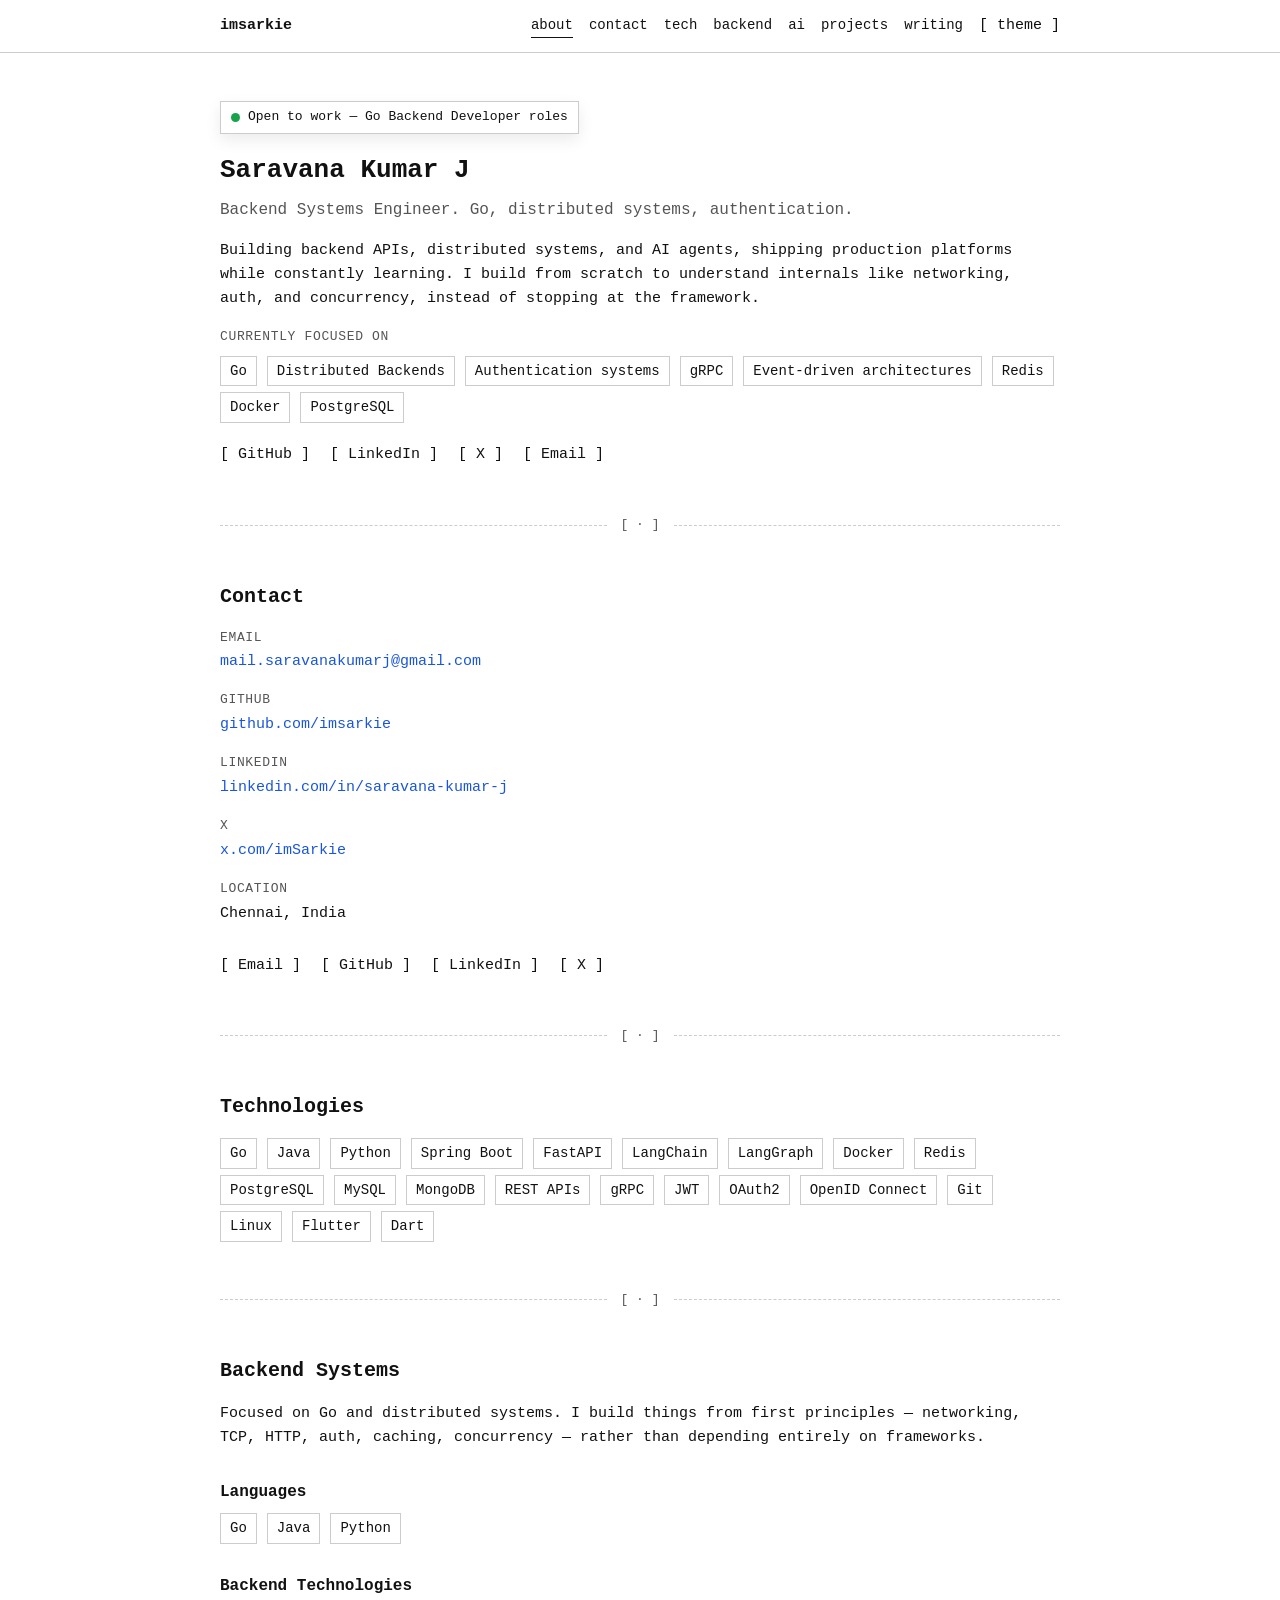
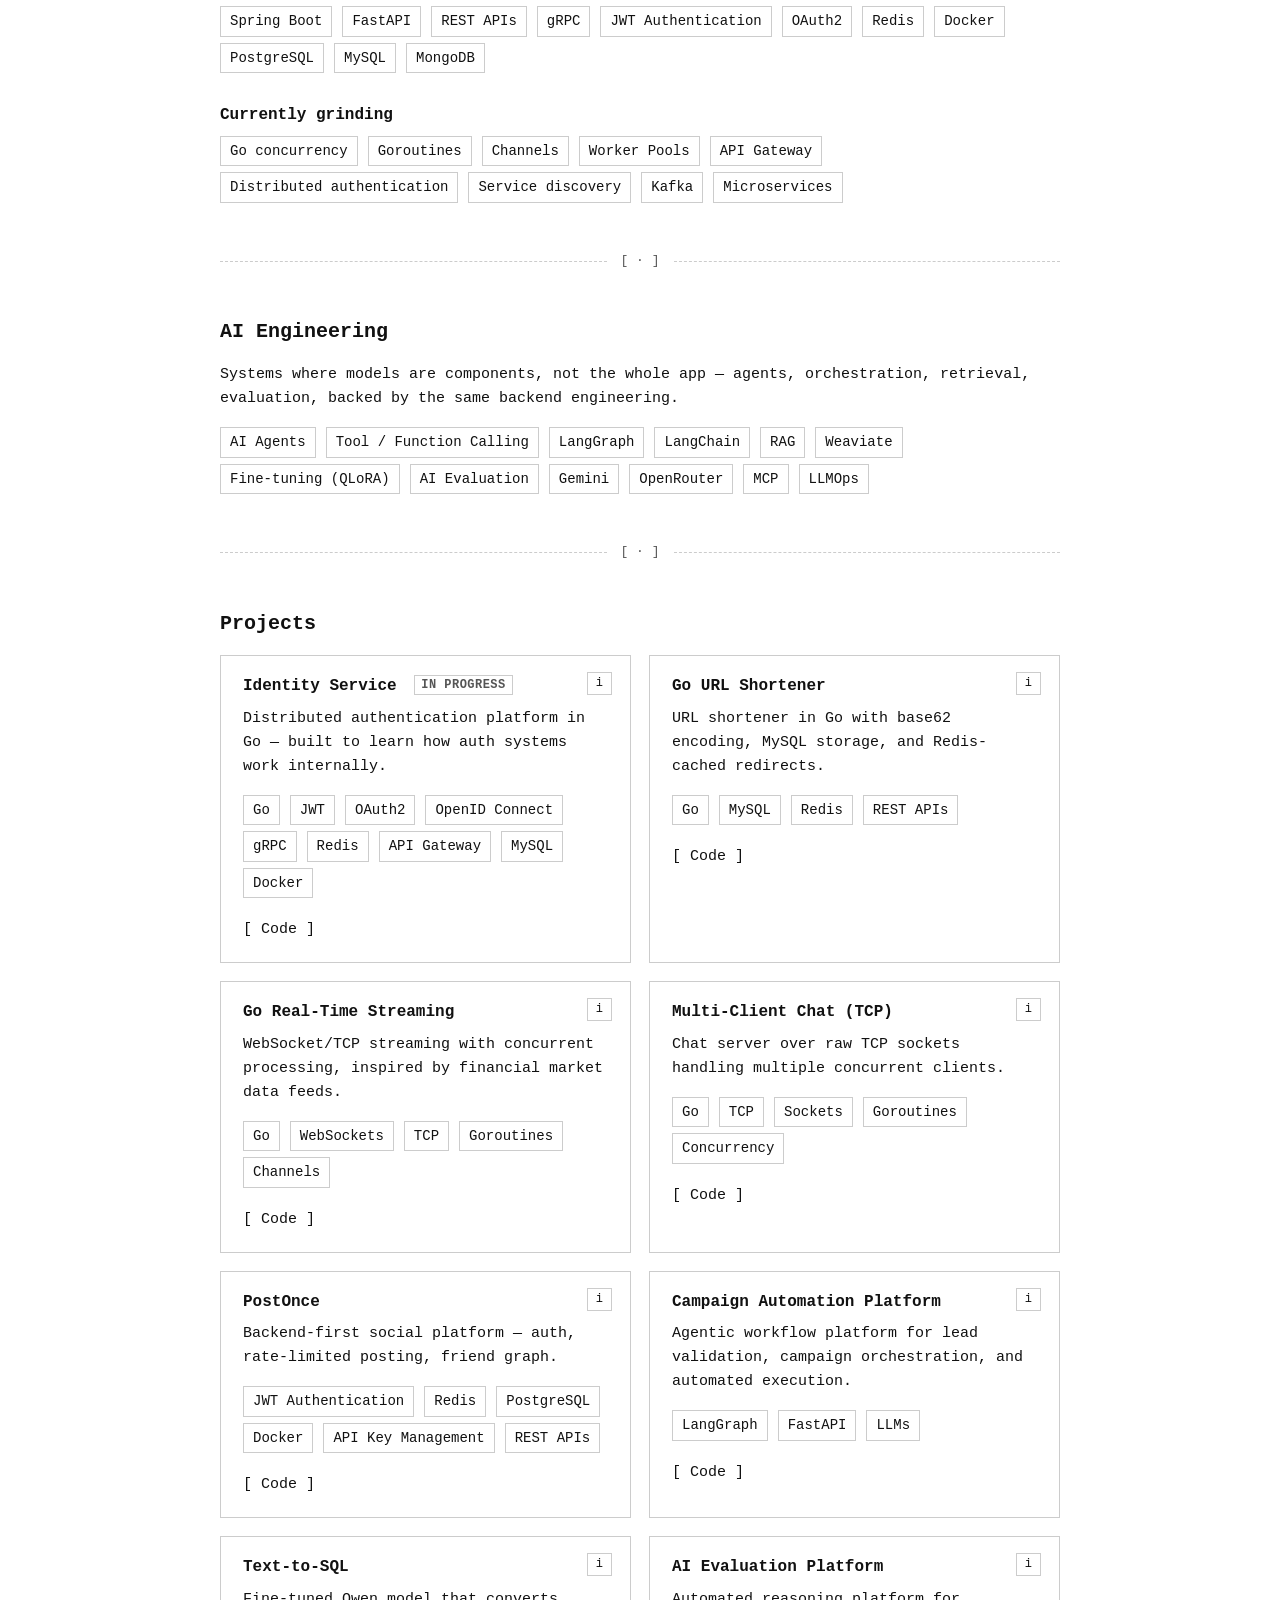
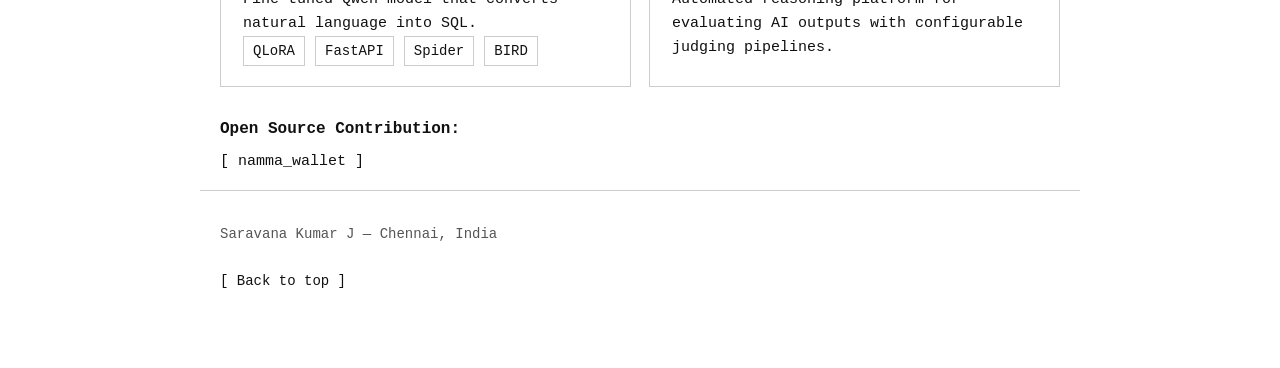
<file: index.html>
<!DOCTYPE html>
<html lang="en">
<head>
<meta charset="UTF-8">
<meta name="viewport" content="width=device-width, initial-scale=1.0">
<title>Saravana Kumar J [Open to Work]</title>
<meta name="description" content="Saravana Kumar J — Backend Systems Engineer. Open to Go Backend Developer roles.">
<link rel="stylesheet" href="styles.css">
<script>
  (function () {
    try {
      var stored = localStorage.getItem("theme");
      var theme = stored === "light" || stored === "dark"
        ? stored
        : (window.matchMedia("(prefers-color-scheme: dark)").matches ? "dark" : "light");
      document.documentElement.setAttribute("data-theme", theme);
    } catch (e) {}
  })();
</script>
</head>
<body>

<header class="site-header">
  <div class="wrap header-inner">
    <a href="#top" class="logo">imsarkie</a>
    <nav class="top-nav">
      <a href="#top">about</a>
      <a href="#contact">contact</a>
      <a href="#technologies">tech</a>
      <a href="#backend">backend</a>
      <a href="#ai-engineering">ai</a>
      <a href="#projects">projects</a>
      <a href="writing.html">writing</a>
      <button type="button" id="theme-toggle" class="btn theme-toggle" aria-label="Toggle dark mode">[ theme ]</button>
    </nav>
  </div>
</header>

<main>

  <section id="top" class="hero wrap">
    <p class="status"><span class="dot"></span>Open to work — Go Backend Developer roles</p>
    <h1>Saravana Kumar J</h1>
    <p class="lead">Backend Systems Engineer. Go, distributed systems, authentication.</p>

    <p>Building backend APIs, distributed systems, and AI agents, shipping production platforms while constantly learning. I build from scratch to understand internals like networking, auth, and concurrency, instead of stopping at the framework.</p>

    <p class="section-label">Currently focused on</p>
    <ul class="grid-list">
      <li>Go</li>
      <li>Distributed Backends</li>
      <li>Authentication systems</li>
      <li>gRPC</li>
      <li>Event-driven architectures</li>
      <li>Redis</li>
      <li>Docker</li>
      <li>PostgreSQL</li>
    </ul>

    <p class="btn-row">
      <a class="btn" href="https://github.com/imsarkie" target="_blank" rel="noopener">[ GitHub ]</a>
      <a class="btn" href="https://linkedin.com/in/saravana-kumar-j" target="_blank" rel="noopener">[ LinkedIn ]</a>
      <a class="btn" href="https://x.com/imSarkie" target="_blank" rel="noopener">[ X ]</a>
      <a class="btn" href="mailto:mail.saravanakumarj@gmail.com">[ Email ]</a>
    </p>
  </section>

  <div class="divider"><span>[ · ]</span></div>

  <section id="contact" class="wrap">
    <h2>Contact</h2>

    <dl class="contact-list">
      <dt>Email</dt>
      <dd><a href="mailto:mail.saravanakumarj@gmail.com">mail.saravanakumarj@gmail.com</a></dd>

      <dt>GitHub</dt>
      <dd><a href="https://github.com/imsarkie" target="_blank" rel="noopener">github.com/imsarkie</a></dd>

      <dt>LinkedIn</dt>
      <dd><a href="https://linkedin.com/in/saravana-kumar-j" target="_blank" rel="noopener">linkedin.com/in/saravana-kumar-j</a></dd>

      <dt>X</dt>
      <dd><a href="https://x.com/imSarkie" target="_blank" rel="noopener">x.com/imSarkie</a></dd>

      <dt>Location</dt>
      <dd>Chennai, India</dd>
    </dl>

    <p class="btn-row">
      <a class="btn" href="mailto:mail.saravanakumarj@gmail.com">[ Email ]</a>
      <a class="btn" href="https://github.com/imsarkie" target="_blank" rel="noopener">[ GitHub ]</a>
      <a class="btn" href="https://linkedin.com/in/saravana-kumar-j" target="_blank" rel="noopener">[ LinkedIn ]</a>
      <a class="btn" href="https://x.com/imSarkie" target="_blank" rel="noopener">[ X ]</a>
    </p>
  </section>

  <div class="divider"><span>[ · ]</span></div>

  <section id="technologies" class="wrap">
    <h2>Technologies</h2>
    <ul class="grid-list tech-list">
      <li>Go</li>
      <li>Java</li>
      <li>Python</li>
      <li>Spring Boot</li>
      <li>FastAPI</li>
      <li>LangChain</li>
      <li>LangGraph</li>
      <li>Docker</li>
      <li>Redis</li>
      <li>PostgreSQL</li>
      <li>MySQL</li>
      <li>MongoDB</li>
      <li>REST APIs</li>
      <li>gRPC</li>
      <li>JWT</li>
      <li>OAuth2</li>
      <li>OpenID Connect</li>
      <li>Git</li>
      <li>Linux</li>
      <li>Flutter</li>
      <li>Dart</li>
    </ul>
  </section>

  <div class="divider"><span>[ · ]</span></div>

  <section id="backend" class="wrap">
    <h2>Backend Systems</h2>
    <p>Focused on Go and distributed systems. I build things from first principles — networking, TCP, HTTP, auth, caching, concurrency — rather than depending entirely on frameworks.</p>

    <h3>Languages</h3>
    <ul class="grid-list">
      <li>Go</li>
      <li>Java</li>
      <li>Python</li>
    </ul>

    <h3>Backend Technologies</h3>
    <ul class="grid-list">
      <li>Spring Boot</li>
      <li>FastAPI</li>
      <li>REST APIs</li>
      <li>gRPC</li>
      <li>JWT Authentication</li>
      <li>OAuth2</li>
      <li>Redis</li>
      <li>Docker</li>
      <li>PostgreSQL</li>
      <li>MySQL</li>
      <li>MongoDB</li>
    </ul>

    <h3>Currently grinding</h3>
    <ul class="grid-list">
      <li>Go concurrency</li>
      <li>Goroutines</li>
      <li>Channels</li>
      <li>Worker Pools</li>
      <li>API Gateway</li>
      <li>Distributed authentication</li>
      <li>Service discovery</li>
      <li>Kafka</li>
      <li>Microservices</li>
    </ul>
  </section>

  <div class="divider"><span>[ · ]</span></div>

  <section id="ai-engineering" class="wrap">
    <h2>AI Engineering</h2>
    <p>Systems where models are components, not the whole app — agents, orchestration, retrieval, evaluation, backed by the same backend engineering.</p>

    <ul class="grid-list">
      <li>AI Agents</li>
      <li>Tool / Function Calling</li>
      <li>LangGraph</li>
      <li>LangChain</li>
      <li>RAG</li>
      <li>Weaviate</li>
      <li>Fine-tuning (QLoRA)</li>
      <li>AI Evaluation</li>
      <li>Gemini</li>
      <li>OpenRouter</li>
      <li>MCP</li>
      <li>LLMOps</li>
    </ul>
  </section>

  <div class="divider"><span>[ · ]</span></div>

  <section id="projects" class="wrap">
    <h2>Projects</h2>

    <div class="project-grid">
      <article class="project" data-detail="Implements the OAuth2 and OpenID Connect flows directly instead of relying on a hosted identity provider — authorization code flow, token issuance, and refresh rotation. Redis backs short-lived session and token-blacklist lookups; MySQL stores user and client records. Services talk to each other over gRPC behind an API gateway that handles routing and token verification.">
        <h3>Identity Service <span class="tag">In Progress</span></h3>
        <button type="button" class="project-info-btn" aria-label="View project details">i</button>
        <p>Distributed authentication platform in Go — built to learn how auth systems work internally.</p>
        <ul class="grid-list">
          <li>Go</li>
          <li>JWT</li>
          <li>OAuth2</li>
          <li>OpenID Connect</li>
          <li>gRPC</li>
          <li>Redis</li>
          <li>API Gateway</li>
          <li>MySQL</li>
          <li>Docker</li>
        </ul>
        <p class="btn-row"><a class="btn" href="https://github.com/imsarkie/go-auth-service" target="_blank" rel="noopener">[ Code ]</a></p>
      </article>

      <article class="project" data-detail="Long URLs are encoded to base62 short codes, with an option to supply a custom code instead. MySQL persists the URL mappings while Redis caches lookups so redirects skip the database on repeat hits. A minimal web UI on top of the REST API lets you shorten and try links without a client.">
        <h3>Go URL Shortener</h3>
        <button type="button" class="project-info-btn" aria-label="View project details">i</button>
        <p>URL shortener in Go with base62 encoding, MySQL storage, and Redis-cached redirects.</p>
        <ul class="grid-list">
          <li>Go</li>
          <li>MySQL</li>
          <li>Redis</li>
          <li>REST APIs</li>
        </ul>
        <p class="btn-row"><a class="btn" href="https://github.com/imsarkie/go-url-shortner" target="_blank" rel="noopener">[ Code ]</a></p>
      </article>

      <article class="project" data-detail="Each client connection runs on its own goroutine, with channels fanning data out from a central broadcaster without blocking readers. The WebSocket layer sits on top of a raw TCP listener, modeled after how exchange market-data feeds push continuous ticks to many subscribers concurrently.">
        <h3>Go Real-Time Streaming</h3>
        <button type="button" class="project-info-btn" aria-label="View project details">i</button>
        <p>WebSocket/TCP streaming with concurrent processing, inspired by financial market data feeds.</p>
        <ul class="grid-list">
          <li>Go</li>
          <li>WebSockets</li>
          <li>TCP</li>
          <li>Goroutines</li>
          <li>Channels</li>
        </ul>
        <p class="btn-row"><a class="btn" href="https://github.com/imsarkie/websock-market-stream" target="_blank" rel="noopener">[ Code ]</a></p>
      </article>

      <article class="project" data-detail="A bare TCP socket server — no HTTP or WebSocket framing — that accepts connections and spins up a goroutine per client to read and broadcast messages concurrently. Built to understand connection handling and concurrent I/O at the socket level before reaching for higher-level abstractions.">
        <h3>Multi-Client Chat (TCP)</h3>
        <button type="button" class="project-info-btn" aria-label="View project details">i</button>
        <p>Chat server over raw TCP sockets handling multiple concurrent clients.</p>
        <ul class="grid-list">
          <li>Go</li>
          <li>TCP</li>
          <li>Sockets</li>
          <li>Goroutines</li>
          <li>Concurrency</li>
        </ul>
        <p class="btn-row"><a class="btn" href="https://github.com/imsarkie/multi-client-chat-TCP-based" target="_blank" rel="noopener">[ Code ]</a></p>
      </article>

      <article class="project" data-detail="A REST API backed by PostgreSQL for the friend graph and post history, with Redis enforcing the daily posting limit and caching API key lookups. JWT handles session auth; a separate API key layer handles service-to-service and third-party access.">
        <h3>PostOnce</h3>
        <button type="button" class="project-info-btn" aria-label="View project details">i</button>
        <p>Backend-first social platform — auth, rate-limited posting, friend graph.</p>
        <ul class="grid-list">
          <li>JWT Authentication</li>
          <li>Redis</li>
          <li>PostgreSQL</li>
          <li>Docker</li>
          <li>API Key Management</li>
          <li>REST APIs</li>
        </ul>
        <p class="btn-row"><a class="btn" href="https://github.com/imsarkie/postonce-dev" target="_blank" rel="noopener">[ Code ]</a></p>
      </article>

      <article class="project" data-detail="A LangGraph state machine drives the workflow — lead validation, segmentation, and communication planning — as distinct graph nodes with retries and branching, rather than one long prompt. FastAPI exposes it as a service that orchestrates the LLM calls and hands off to execution once a plan is approved.">
        <h3>Campaign Automation Platform</h3>
        <button type="button" class="project-info-btn" aria-label="View project details">i</button>
        <p>Agentic workflow platform for lead validation, campaign orchestration, and automated execution.</p>
        <ul class="grid-list">
          <li>LangGraph</li>
          <li>FastAPI</li>
          <li>LLMs</li>
        </ul>
        <p class="btn-row"><a class="btn" href="https://github.com/imsarkie/campaign_mgmt_langgraph" target="_blank" rel="noopener">[ Code ]</a></p>
      </article>

      <article class="project" data-detail="Qwen2.5 Coder fine-tuned with QLoRA — low-rank adapters over a quantized base model, so it's trainable on a single GPU — on the Spider and BIRD text-to-SQL datasets. Served behind a FastAPI inference endpoint that takes a natural-language question plus schema and returns an executable SQL query.">
        <h3>Text-to-SQL</h3>
        <button type="button" class="project-info-btn" aria-label="View project details">i</button>
        <p>Fine-tuned Qwen model that converts natural language into SQL.</p>
        <ul class="grid-list">
          <li>QLoRA</li>
          <li>FastAPI</li>
          <li>Spider</li>
          <li>BIRD</li>
        </ul>
      </article>

      <article class="project" data-detail="Runs model outputs through a configurable judging pipeline — a second LLM call scores responses against a rubric and produces a reasoning trace explaining why a given score was assigned, rather than a single opaque number.">
        <h3>AI Evaluation Platform</h3>
        <button type="button" class="project-info-btn" aria-label="View project details">i</button>
        <p>Automated reasoning platform for evaluating AI outputs with configurable judging pipelines.</p>
      </article>
    </div>

    <aside class="project-detail" id="project-detail">
      <p class="project-detail-hint">Hover a project for details →</p>
    </aside>

    <h3>Open Source Contribution: </h3>
    <p class="btn-row"><a class="btn" href="https://github.com/imsarkie/namma_wallet" target="_blank" rel="noopener">[ namma_wallet ]</a></p>
  </section>

</main>

<footer class="site-footer wrap">
  <p>Saravana Kumar J — Chennai, India</p>
  <p><a class="btn" href="#top">[ Back to top ]</a></p>
</footer>

<div class="modal-overlay" id="project-modal" hidden>
  <div class="modal" role="dialog" aria-modal="true" id="project-modal-content"></div>
</div>

<script src="script.js"></script>
</body>
</html>
</file>
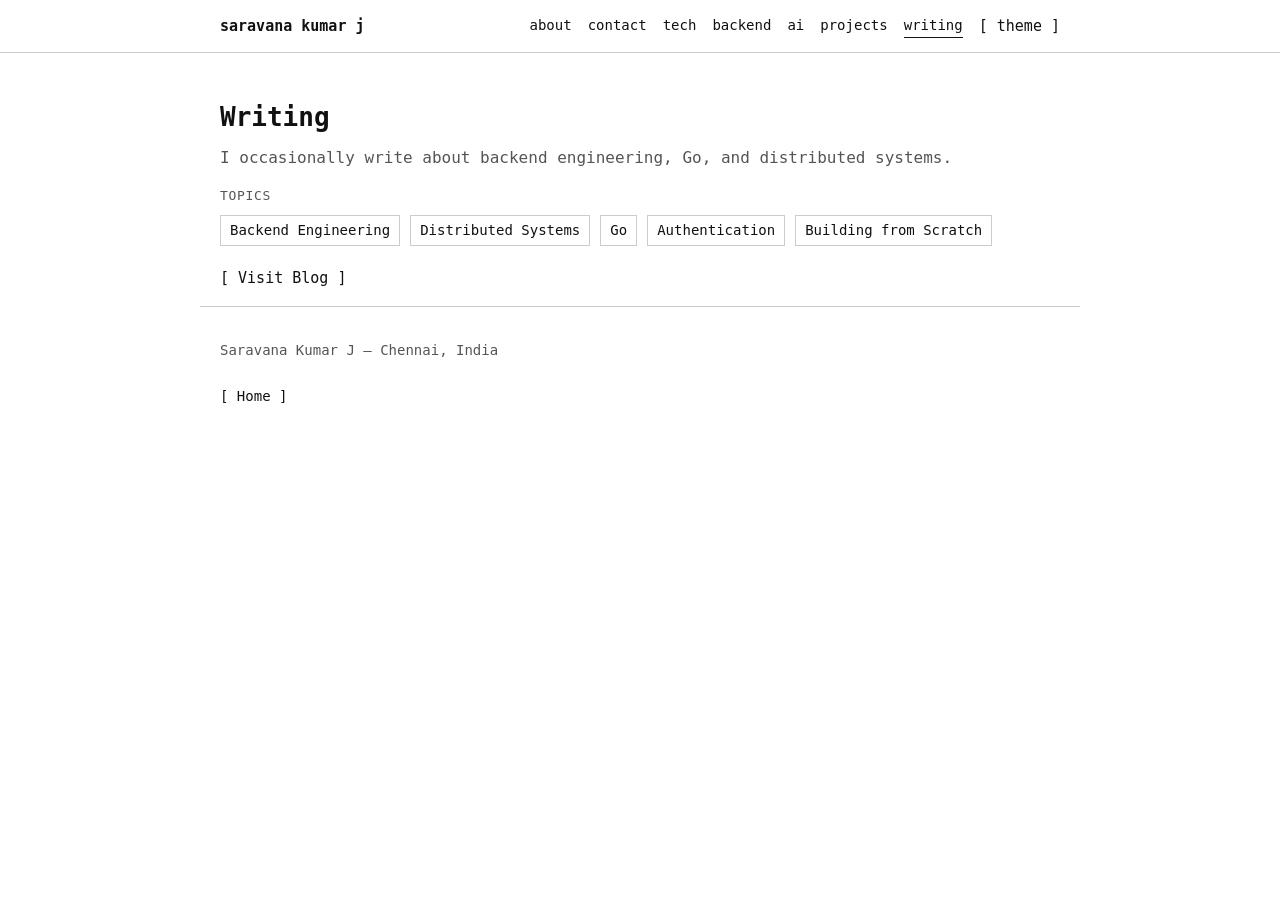
<file: writing.html>
<!DOCTYPE html>
<html lang="en">
<head>
<meta charset="UTF-8">
<meta name="viewport" content="width=device-width, initial-scale=1.0">
<title>Writing — Saravana Kumar J</title>
<meta name="description" content="Writing by Saravana Kumar J — backend engineering, Go, and distributed systems.">
<link rel="stylesheet" href="styles.css">
<script>
  (function () {
    try {
      var stored = localStorage.getItem("theme");
      var theme = stored === "light" || stored === "dark"
        ? stored
        : (window.matchMedia("(prefers-color-scheme: dark)").matches ? "dark" : "light");
      document.documentElement.setAttribute("data-theme", theme);
    } catch (e) {}
  })();
</script>
</head>
<body>

<header class="site-header">
  <div class="wrap header-inner">
    <a href="index.html" class="logo">saravana kumar j</a>
    <nav class="top-nav">
      <a href="index.html#about">about</a>
      <a href="index.html#contact">contact</a>
      <a href="index.html#technologies">tech</a>
      <a href="index.html#backend">backend</a>
      <a href="index.html#ai-engineering">ai</a>
      <a href="index.html#projects">projects</a>
      <a href="writing.html" class="active">writing</a>
      <button type="button" id="theme-toggle" class="btn theme-toggle" aria-label="Toggle dark mode">[ theme ]</button>
    </nav>
  </div>
</header>

<main>

  <section id="top" class="hero wrap">
    <h1>Writing</h1>
    <p class="lead">I occasionally write about backend engineering, Go, and distributed systems.</p>

    <p class="section-label">Topics</p>
    <ul class="grid-list">
      <li>Backend Engineering</li>
      <li>Distributed Systems</li>
      <li>Go</li>
      <li>Authentication</li>
      <li>Building from Scratch</li>
    </ul>

    <p class="btn-row">
      <!-- TODO: replace href with your blog URL -->
      <a class="btn" href="#" target="_blank" rel="noopener">[ Visit Blog ]</a>
    </p>
  </section>

</main>

<footer class="site-footer wrap">
  <p>Saravana Kumar J — Chennai, India</p>
  <p><a class="btn" href="index.html">[ Home ]</a></p>
</footer>

<script src="script.js"></script>
</body>
</html>
</file>
<file: styles.css>
/* ---- Base ---- */

:root {
  --text: #111111;
  --muted: #555555;
  --bg: #ffffff;
  --line: #cccccc;
  --link: #1a56db;
  --link-hover: #143f9e;
  --accent-green: #16a34a;
  --shadow-sm: rgba(0, 0, 0, 0.08);
  --shadow-md: rgba(0, 0, 0, 0.10);
  --max-width: 880px;
  color-scheme: light;
}

:root[data-theme="dark"] {
  --text: #f2f2f2;
  --muted: #a3a3a3;
  --bg: #0f0f10;
  --line: #333333;
  --link: #6fa1ff;
  --link-hover: #9dc0ff;
  --accent-green: #22c55e;
  --shadow-sm: rgba(255, 255, 255, 0.06);
  --shadow-md: rgba(255, 255, 255, 0.10);
  color-scheme: dark;
}

* {
  box-sizing: border-box;
}

html {
  scroll-behavior: smooth;
  background: var(--bg);
}

body {
  margin: 0;
  background: var(--bg);
  color: var(--text);
  font-family: "JetBrainsMono Nerd Font", "JetBrains Mono", "JetBrainsMono NF", ui-monospace, monospace;
  font-size: 15px;
  line-height: 1.6;
  -webkit-font-smoothing: antialiased;
  transition: background-color 0.2s ease, color 0.2s ease;
}

.wrap {
  max-width: var(--max-width);
  margin: 0 auto;
  padding: 0 20px;
}

.divider {
  display: flex;
  align-items: center;
  gap: 14px;
  max-width: var(--max-width);
  margin: 48px auto;
  padding: 0 20px;
  color: var(--muted);
  font-size: 13px;
  user-select: none;
}

.divider::before,
.divider::after {
  content: "";
  flex: 1;
  border-top: 1px dashed var(--line);
}

/* ---- Header ---- */

.site-header {
  border-bottom: 1px solid var(--line);
  position: sticky;
  top: 0;
  background: var(--bg);
  z-index: 10;
  transition: transform 0.25s ease, background-color 0.2s ease;
}

.site-header.nav-hidden {
  transform: translateY(-100%);
}

.header-inner {
  display: flex;
  flex-wrap: wrap;
  align-items: center;
  justify-content: space-between;
  padding-top: 14px;
  padding-bottom: 14px;
  gap: 10px;
}

.logo {
  font-weight: bold;
  color: var(--text);
  text-decoration: none;
}

.top-nav {
  display: flex;
  flex-wrap: wrap;
  gap: 16px;
}

.top-nav a {
  color: var(--text);
  text-decoration: none;
  font-size: 14px;
  border-bottom: 1px solid transparent;
}

.top-nav a:hover,
.top-nav a.active {
  color: var(--text);
  text-decoration: none;
  border-bottom: 1px solid var(--text);
}

.theme-toggle {
  background: none;
  border: none;
  cursor: pointer;
  font: inherit;
  font-size: 14px;
}

/* ---- Typography ---- */

h1, h2, h3, h4 {
  font-weight: bold;
  line-height: 1.3;
  margin-top: 0;
}

h1 {
  font-size: 26px;
  margin-bottom: 10px;
}

h2 {
  font-size: 20px;
  margin-bottom: 18px;
}

h3 {
  font-size: 16px;
  margin-top: 32px;
  margin-bottom: 10px;
}

h4 {
  font-size: 15px;
  margin-bottom: 8px;
}

p {
  margin: 0 0 16px 0;
}

.status {
  display: inline-flex;
  align-items: center;
  gap: 8px;
  font-size: 13px;
  border: 1px solid var(--line);
  padding: 5px 10px;
  margin-bottom: 20px;
  box-shadow: 0 6px 16px var(--shadow-sm);
}

.status .dot {
  position: relative;
  width: 9px;
  height: 9px;
  border-radius: 50%;
  background: var(--accent-green);
  flex-shrink: 0;
  animation: dot-blink 1.2s ease-in-out infinite;
}

.status .dot::after {
  content: "";
  position: absolute;
  inset: -6px;
  border-radius: 50%;
  border: 2px solid var(--accent-green);
  opacity: 0;
  animation: dot-ping 1.2s ease-in-out infinite;
}

@keyframes dot-blink {
  0%, 100% {
    background: var(--accent-green);
    transform: scale(1);
  }
  50% {
    background: var(--text);
    transform: scale(0.65);
  }
}

@keyframes dot-ping {
  0% {
    transform: scale(0.6);
    opacity: 0.7;
  }
  70%, 100% {
    transform: scale(1.9);
    opacity: 0;
  }
}

.lead {
  font-size: 16px;
  color: var(--muted);
}

.section-label {
  font-size: 13px;
  text-transform: uppercase;
  letter-spacing: 0.05em;
  color: var(--muted);
  margin-bottom: 8px;
}

a {
  color: var(--link);
  text-decoration: none;
}

a:hover {
  color: var(--link-hover);
  text-decoration: underline;
}

/* ---- Lists ---- */

ul {
  margin: 0 0 16px 0;
  padding-left: 20px;
}

li {
  margin-bottom: 4px;
}

.grid-list {
  display: flex;
  flex-wrap: wrap;
  gap: 6px 10px;
  list-style: none;
  padding-left: 0;
  margin-bottom: 20px;
}

.grid-list li {
  border: 1px solid var(--line);
  padding: 3px 9px;
  font-size: 14px;
  margin-bottom: 0;
  transition: box-shadow 0.18s ease, transform 0.18s ease, border-color 0.18s ease;
}

.grid-list li:hover {
  box-shadow: 0 6px 14px var(--shadow-md);
  transform: translateY(-2px);
  border-color: var(--text);
}

.project .grid-list li:hover {
  box-shadow: none;
  transform: none;
  border-color: var(--line);
}

.tech-list li {
  font-size: 14px;
}

/* ---- Sections ---- */

section {
  padding: 32px 0;
}

.hero {
  padding-top: 48px;
}

/* ---- Projects ---- */

.project-grid {
  display: grid;
  grid-template-columns: repeat(2, 1fr);
  gap: 18px;
}

.project {
  position: relative;
  border: 1px solid var(--line);
  padding: 20px 22px;
  transition: box-shadow 0.18s ease, transform 0.18s ease, border-color 0.18s ease;
}

.project-info-btn {
  display: none;
  position: absolute;
  top: 16px;
  right: 18px;
  border: 1px solid var(--line);
  background: none;
  color: var(--text);
  font-family: inherit;
  font-size: 12px;
  line-height: 1.6;
  padding: 1px 8px;
  cursor: pointer;
  transition: border-color 0.18s ease;
}

.project-info-btn:hover {
  border-color: var(--text);
}

@media (max-width: 1679px) {
  .project-info-btn {
    display: inline-block;
  }

  .project h3 {
    padding-right: 26px;
  }
}

.project:hover,
.project:focus-within {
  box-shadow: 0 8px 20px var(--shadow-sm);
  transform: translateY(-3px);
  border-color: var(--text);
}

.project h3 {
  margin-top: 0;
}

.project p:last-of-type {
  margin-bottom: 0;
}

.project .grid-list:last-child {
  margin-bottom: 0;
}

@media (max-width: 640px) {
  .project-grid {
    grid-template-columns: 1fr;
  }
}

.project-detail {
  display: none;
  position: fixed;
  top: 50%;
  right: calc(25vw - (var(--max-width) / 4) - 160px);
  transform: translateY(-50%);
  width: 320px;
  max-height: 65vh;
  overflow-y: auto;
  border: 1px solid var(--line);
  background: var(--bg);
  padding: 18px 20px;
  font-size: 13px;
  box-shadow: 0 8px 24px var(--shadow-sm);
  opacity: 0;
  pointer-events: none;
  z-index: 5;
  transition: opacity 0.2s ease, background-color 0.2s ease, border-color 0.2s ease;
}

.project-detail::before {
  content: "";
  position: absolute;
  left: -6px;
  top: 50%;
  width: 10px;
  height: 10px;
  margin-top: -5px;
  background: var(--bg);
  border-left: 1px solid var(--line);
  border-bottom: 1px solid var(--line);
  transform: rotate(45deg);
  transition: background-color 0.2s ease, border-color 0.2s ease;
}

.project-detail.visible {
  opacity: 1;
  pointer-events: auto;
}

.project-detail-hint {
  color: var(--muted);
  margin: 0;
}

.project-detail h3 {
  margin-top: 0;
}

.project-detail-extra {
  color: var(--muted);
}

@media (min-width: 1680px) {
  .project-detail {
    display: block;
  }
}

/* ---- Project detail modal (narrow screens) ---- */

.modal-overlay {
  position: fixed;
  inset: 0;
  background: rgba(0, 0, 0, 0.5);
  display: flex;
  align-items: center;
  justify-content: center;
  padding: 24px;
  z-index: 50;
}

.modal-overlay[hidden] {
  display: none;
}

.modal {
  width: 100%;
  max-width: 460px;
  max-height: 80vh;
  overflow-y: auto;
  border: 1px solid var(--line);
  background: var(--bg);
  padding: 22px 24px;
  box-shadow: 0 12px 32px var(--shadow-sm);
}

.modal h3 {
  margin-top: 0;
}

.tag {
  font-size: 12px;
  text-transform: uppercase;
  letter-spacing: 0.04em;
  color: var(--muted);
  border: 1px solid var(--line);
  padding: 2px 6px;
  margin-left: 8px;
  vertical-align: middle;
}

/* ---- Buttons ---- */

.btn-row {
  display: flex;
  flex-wrap: wrap;
  gap: 12px 20px;
}

.btn {
  color: var(--text);
  text-decoration: none;
  white-space: nowrap;
}

.btn:hover {
  text-decoration: underline;
}

button.btn {
  background: none;
  border: none;
  padding: 0;
  font: inherit;
  cursor: pointer;
}

.modal-actions {
  display: flex;
  align-items: center;
  justify-content: space-between;
  margin-top: 18px;
  margin-bottom: 0;
}

.modal-actions.solo {
  justify-content: flex-end;
}

/* ---- Contact ---- */

.contact-list {
  margin: 0 0 28px 0;
}

.contact-list dt {
  font-size: 13px;
  text-transform: uppercase;
  letter-spacing: 0.05em;
  color: var(--muted);
  margin-top: 16px;
}

.contact-list dt:first-child {
  margin-top: 0;
}

.contact-list dd {
  margin: 2px 0 0 0;
}

/* ---- Footer ---- */

.site-footer {
  border-top: 1px solid var(--line);
  padding: 32px 20px 60px;
  color: var(--muted);
  font-size: 14px;
}

.site-footer .btn {
  margin-top: 8px;
  display: inline-block;
}

/* ---- Scroll offset for sticky header ---- */

section[id], main [id] {
  scroll-margin-top: 70px;
}

/* ---- Responsive ---- */

@media (max-width: 600px) {
  .top-nav {
    gap: 10px;
  }

  .top-nav a {
    font-size: 13px;
  }

  h1 {
    font-size: 26px;
  }
}
</file>
